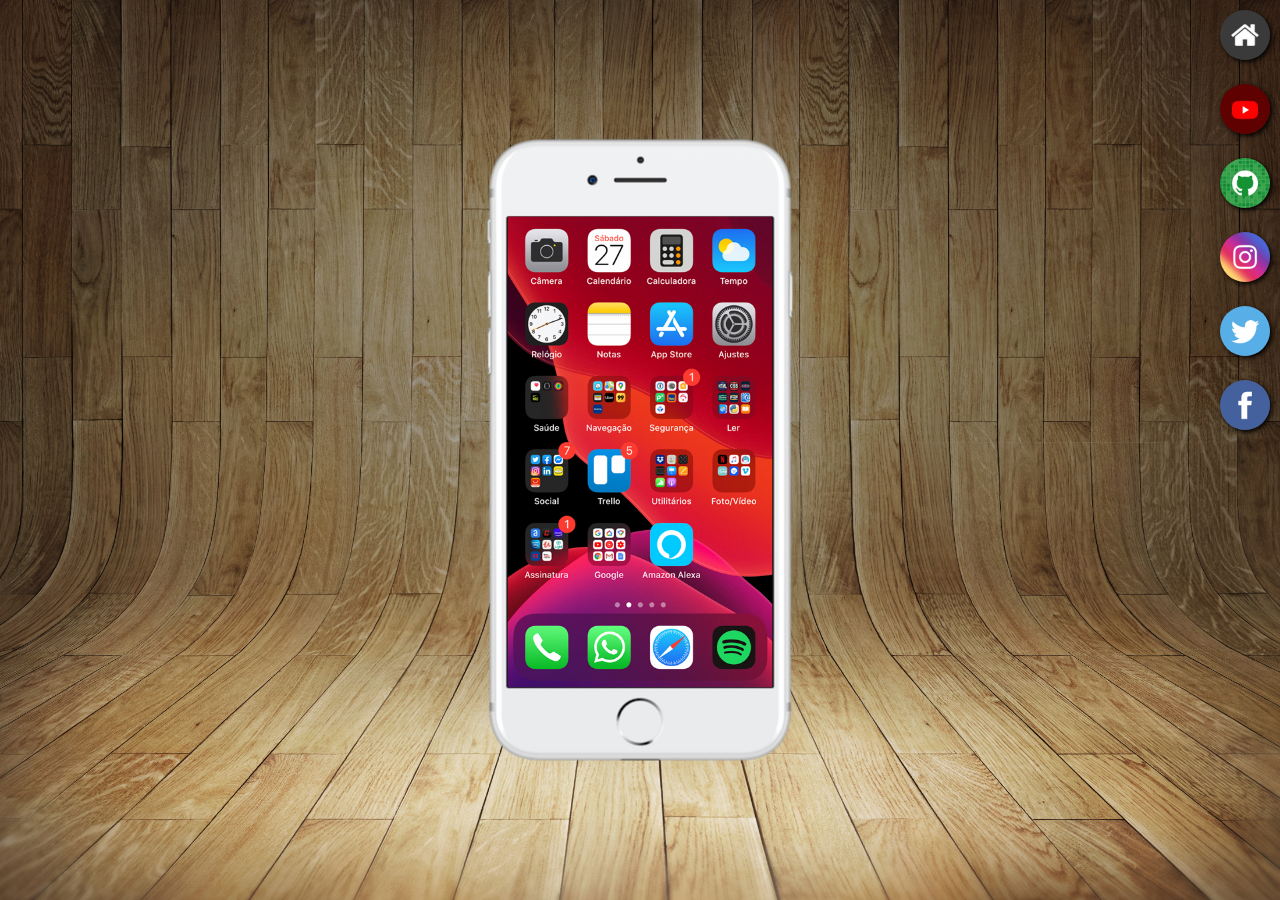
<file: index.html>
<!DOCTYPE html>
<html lang="en">
<head>
    <meta charset="UTF-8">
    <meta name="viewport" content="width=device-width, initial-scale=1.0">
    <title>Social media project</title>
    <link rel="shortcut icon" href="favicon.ico" type="image/x-icon">
    <link rel="stylesheet" href="styles/style.css">
</head>
<body>
    <main>
        <section id="telephone">
            <iframe src="home.html" name="screen" id="screen" frameborder="0"></iframe>
        </section>
        <section id="social-media">
            <a href="home.html" target="screen"><img src="imagens/logo-home.jpg" alt="Home"></a> <br>
            <a href="youtube.html" target="screen"><img src="imagens/logo-youtube.jpg" alt="YouTube"></a> <br>
            <a href="github.html" target="screen"><img src="imagens/logo-github.jpg" alt="GitHub"></a> <br>
            <a href="instagram.html" target="screen"><img src="imagens/logo-instagram.jpg" alt="Instagram"></a> <br>
            <a href="#" target="screen"><img src="imagens/logo-twitter.jpg" alt="Twitter"></a> <br>
            <a href="#" target="screen"><img src="imagens/logo-facebook.jpg" alt="Facebook"></a> <br>
        </section>
    </main>
</body>
</html>
</file>
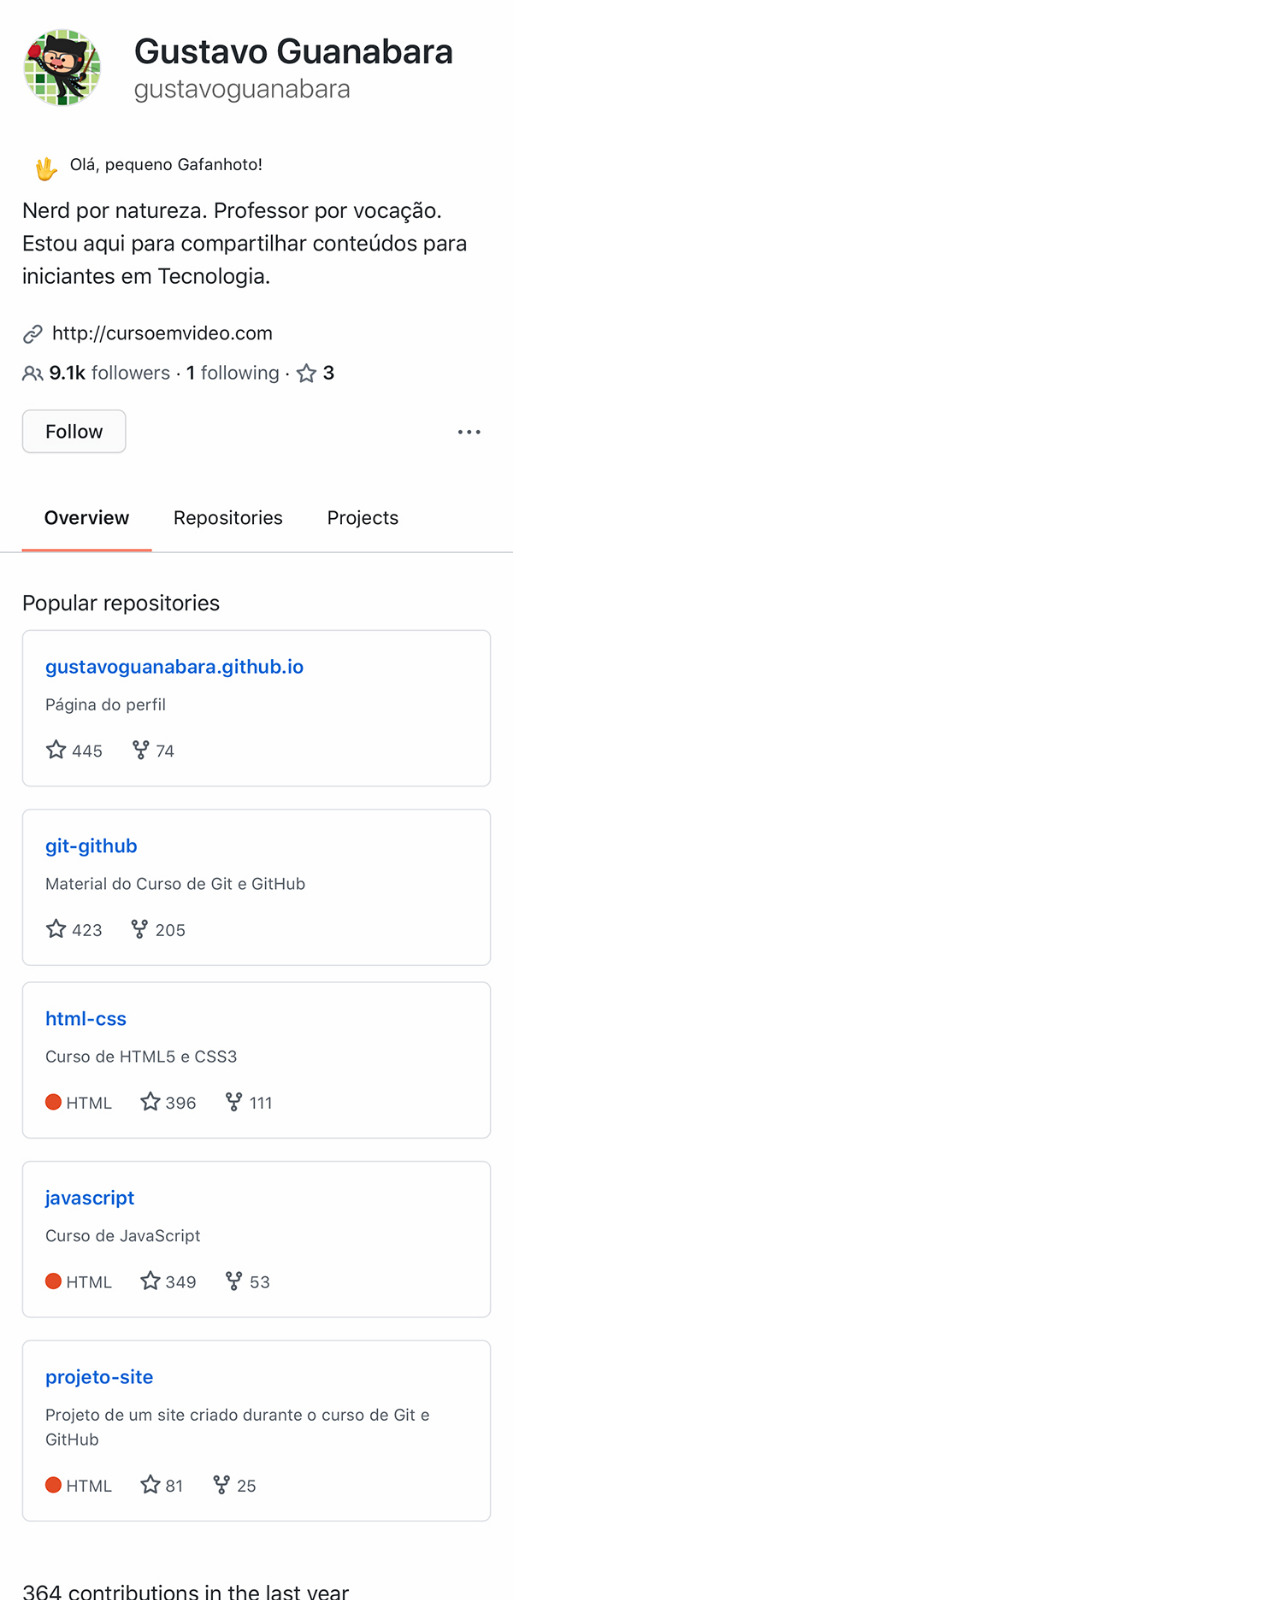
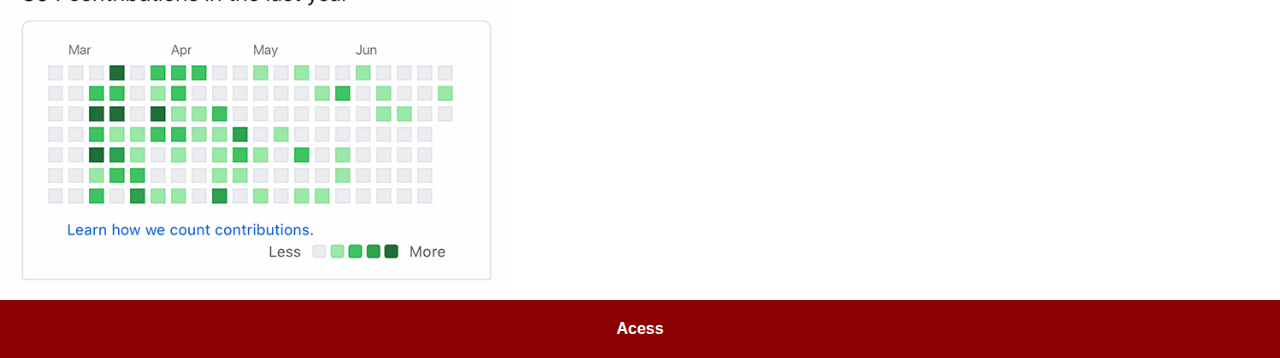
<file: github.html>
<!DOCTYPE html>
<html lang="en">
<head>
    <meta charset="UTF-8">
    <meta name="viewport" content="width=device-width, initial-scale=1.0">
    <title>GitHub</title>
    <link rel="stylesheet" href="styles/social-media.css">
</head>
<body>
    <img src="imagens/tela-github.jpg" alt="GitHub">
    <a href="https://github.com/gustavoguanabara/" target="_blank">Acess</a>
</body>
</html>
</file>
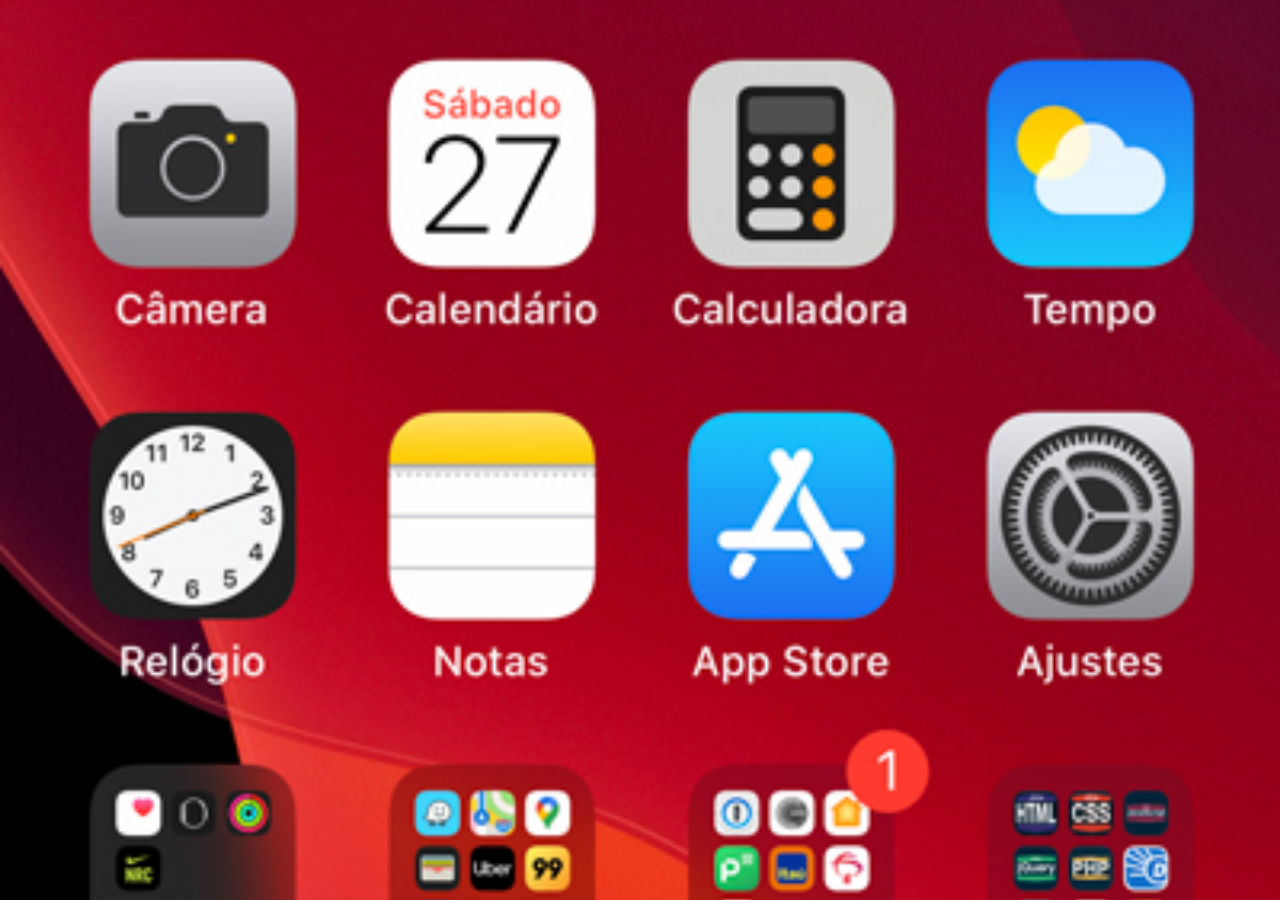
<file: home.html>
<!DOCTYPE html>
<html lang="en">
<head>
    <meta charset="UTF-8">
    <meta name="viewport" content="width=device-width, initial-scale=1.0">
    <title>Home</title>
</head>
<style>
    * {
        margin: 0px;
        padding: 0px;
    }
    body {
        width: 100vw;
        height: 100vh;
        background: black url('imagens/tela-home.jpg') no-repeat top center;
        background-size: cover;
    }
</style>
<body>
    
</body>
</html>
</file>
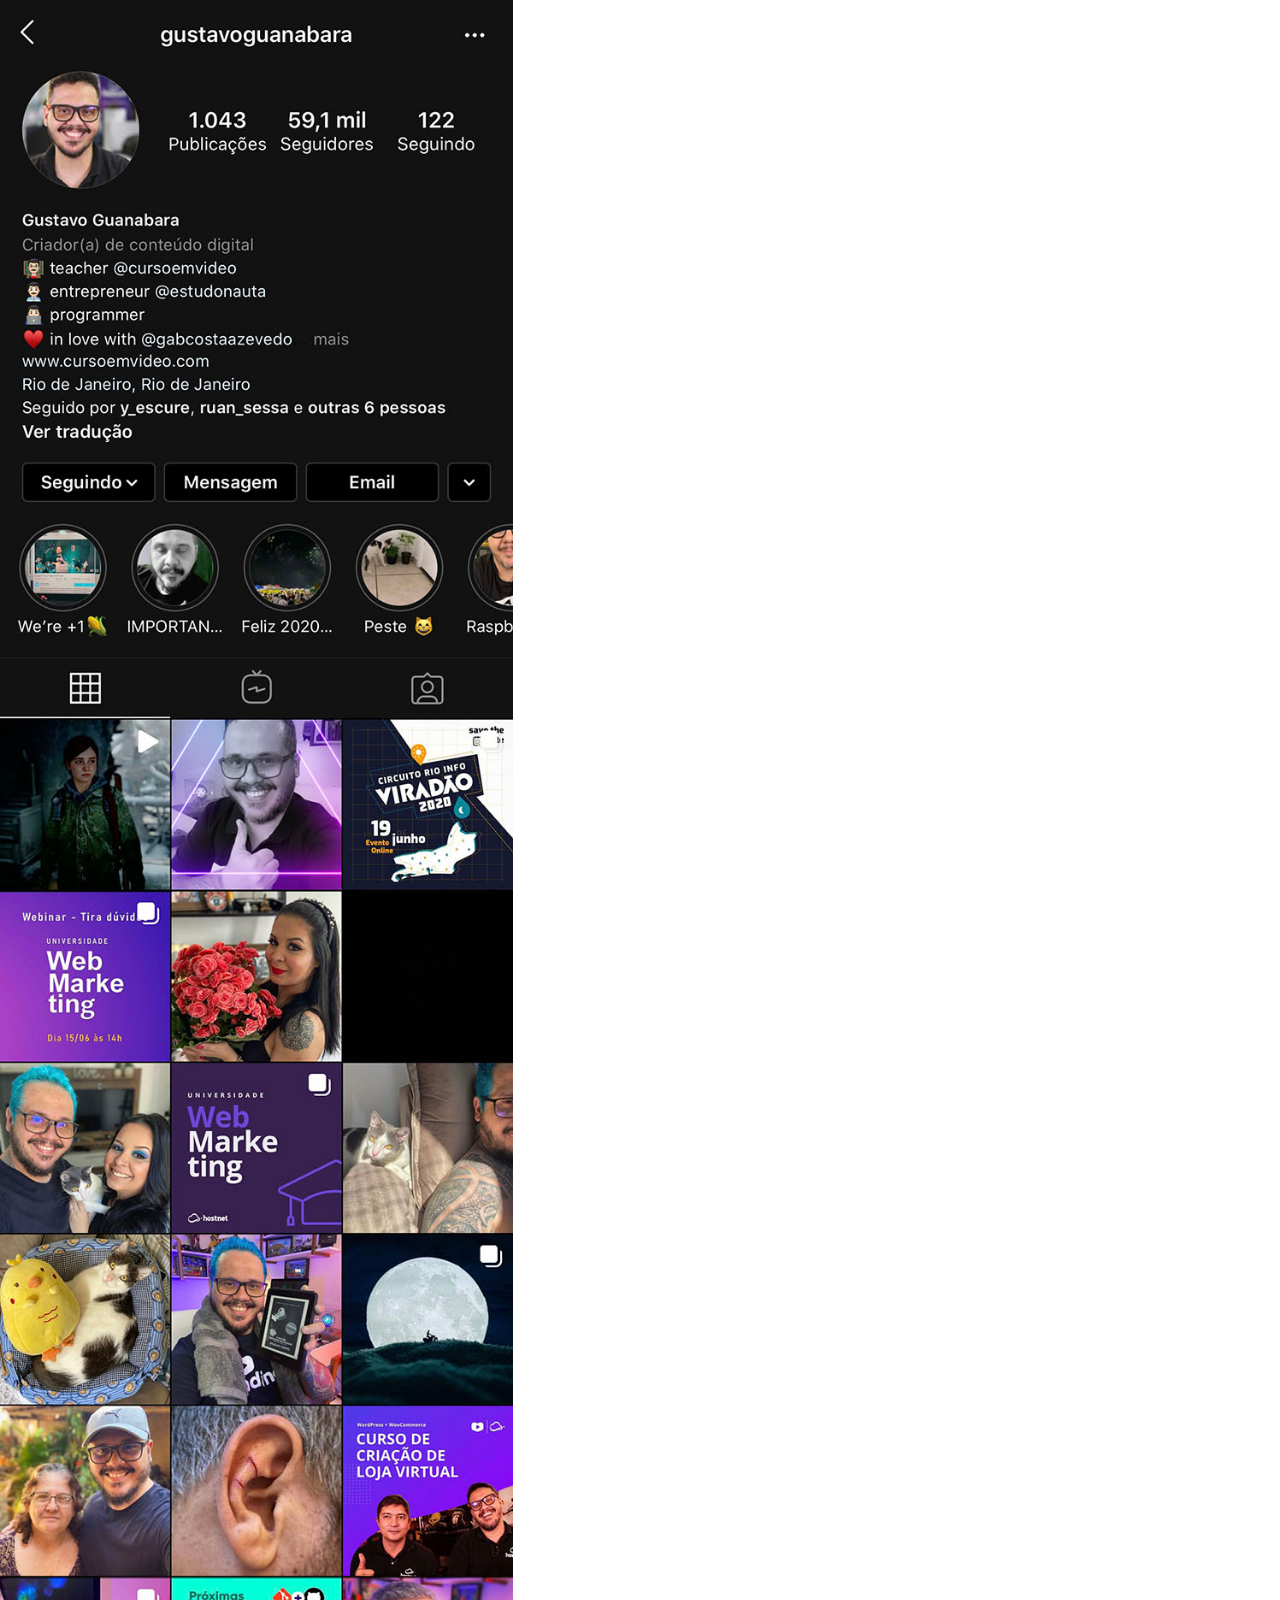
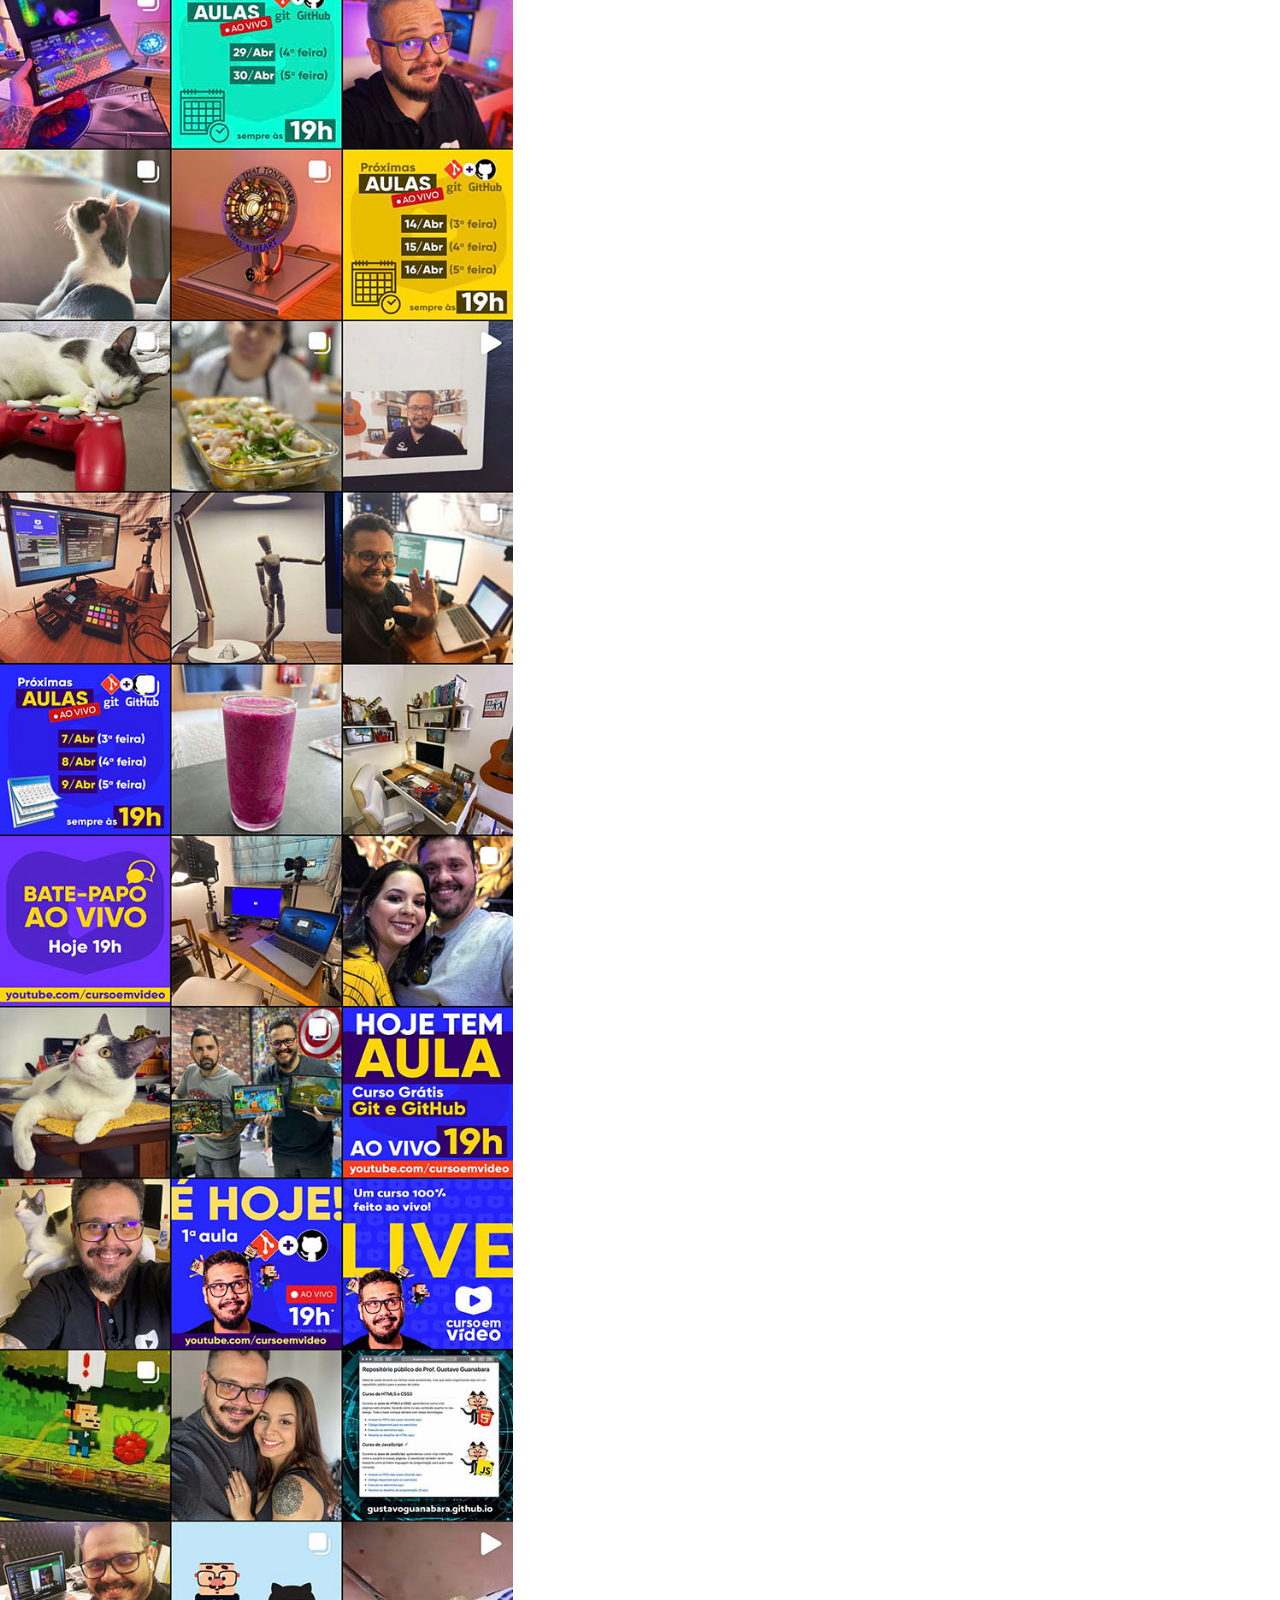
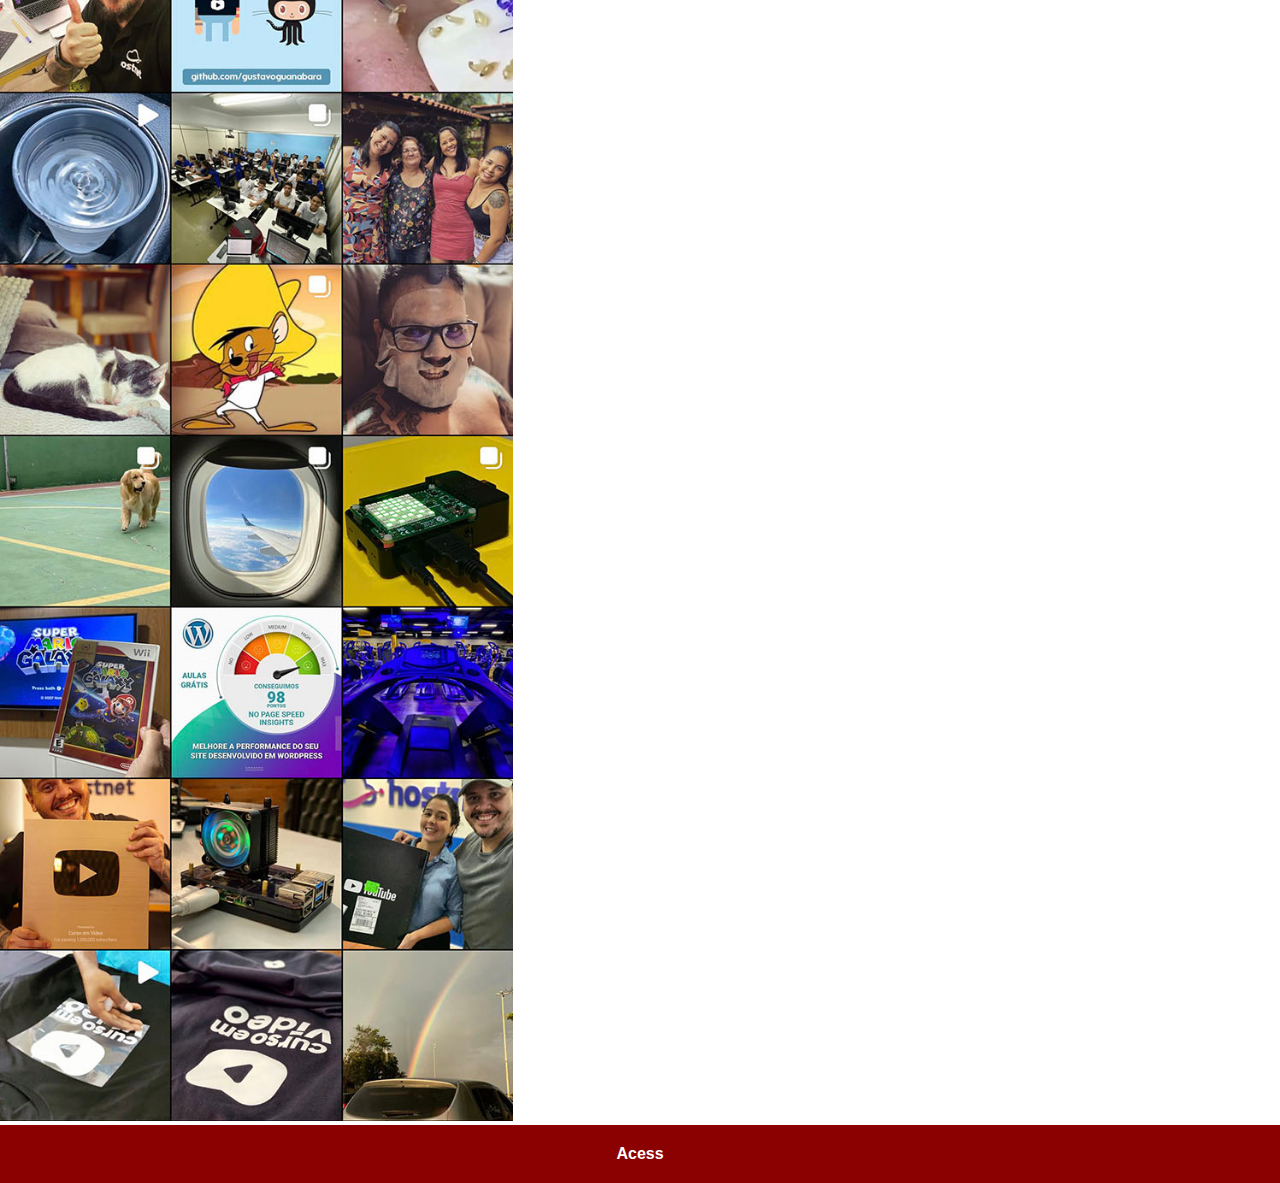
<file: instagram.html>
<!DOCTYPE html>
<html lang="en">
<head>
    <meta charset="UTF-8">
    <meta name="viewport" content="width=device-width, initial-scale=1.0">
    <title>Instagram</title>
    <link rel="stylesheet" href="styles/social-media.css">
</head>
<body>
    <img src="imagens/tela-instagram.jpg" alt="Instagram">
    <a href="https://www.instagram.com/gustavoguanabara/" target="_blank">Acess</a>
</body>
</html>
</file>
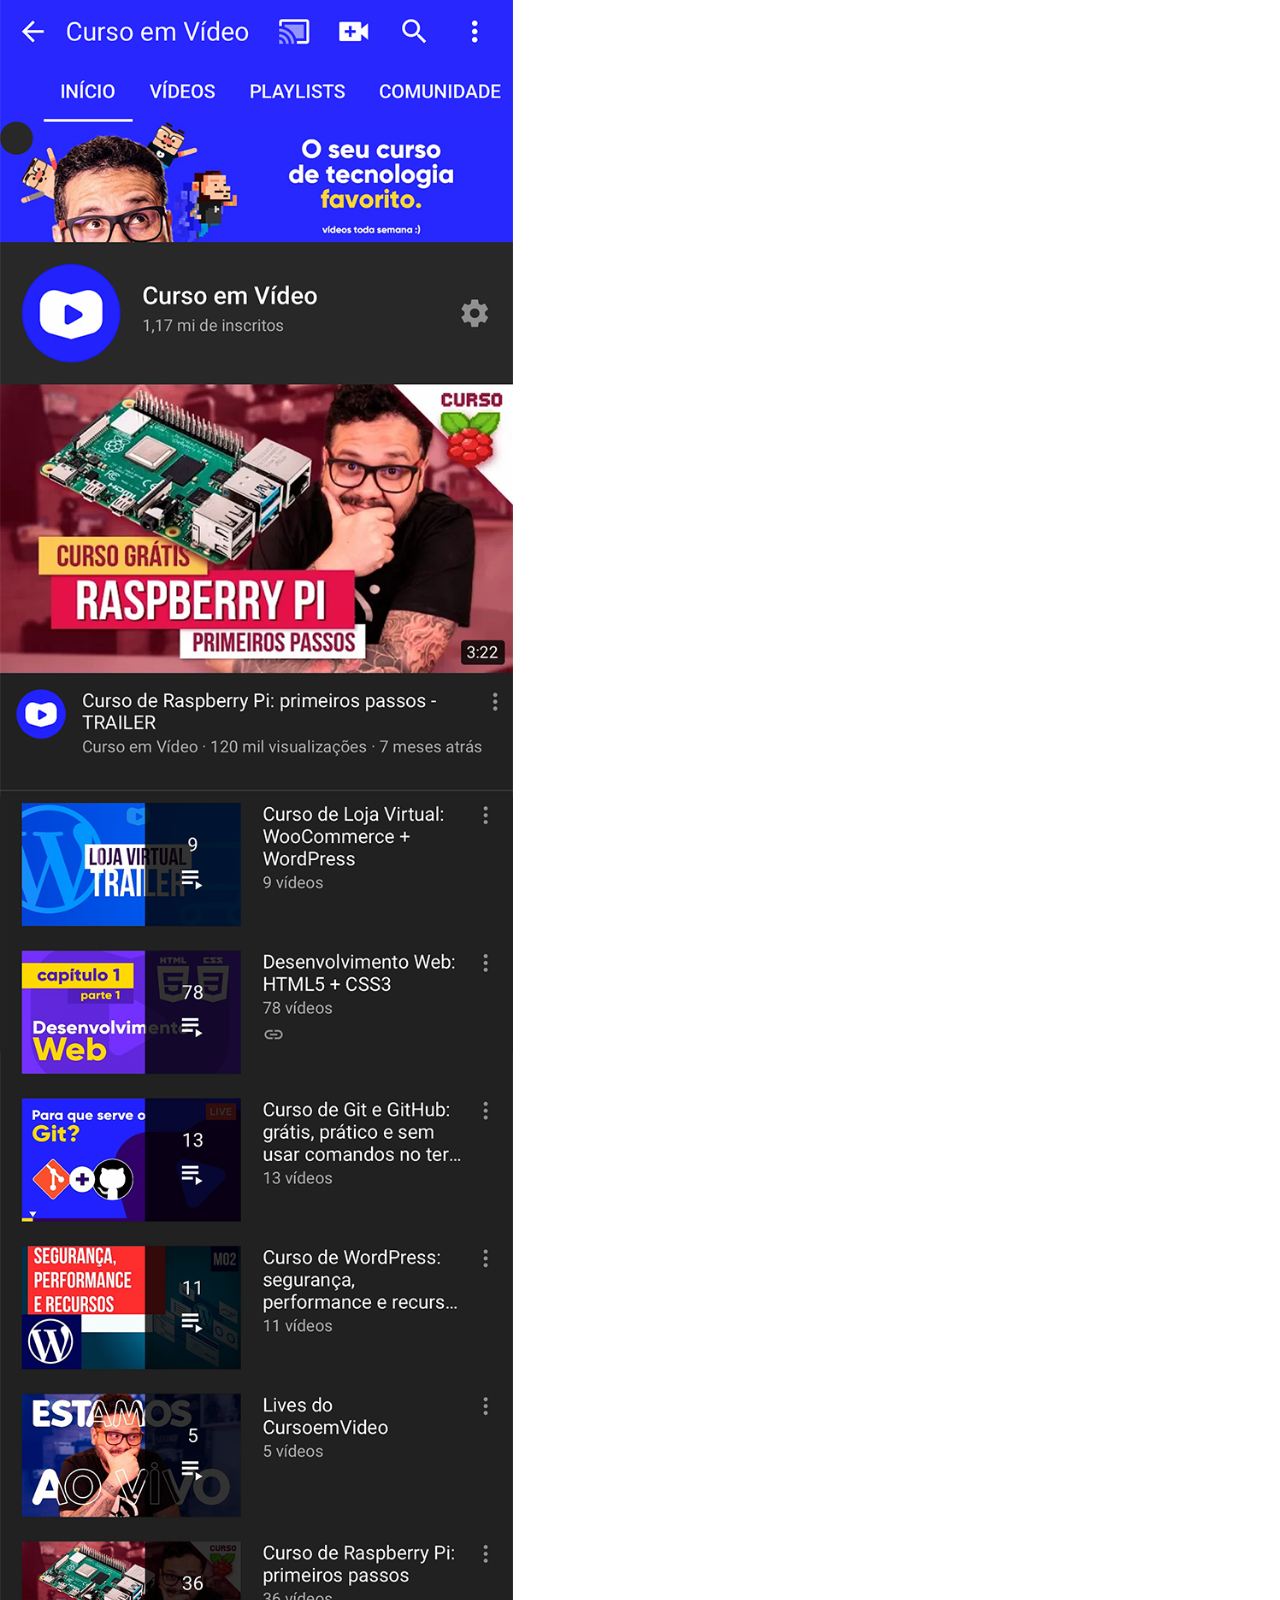
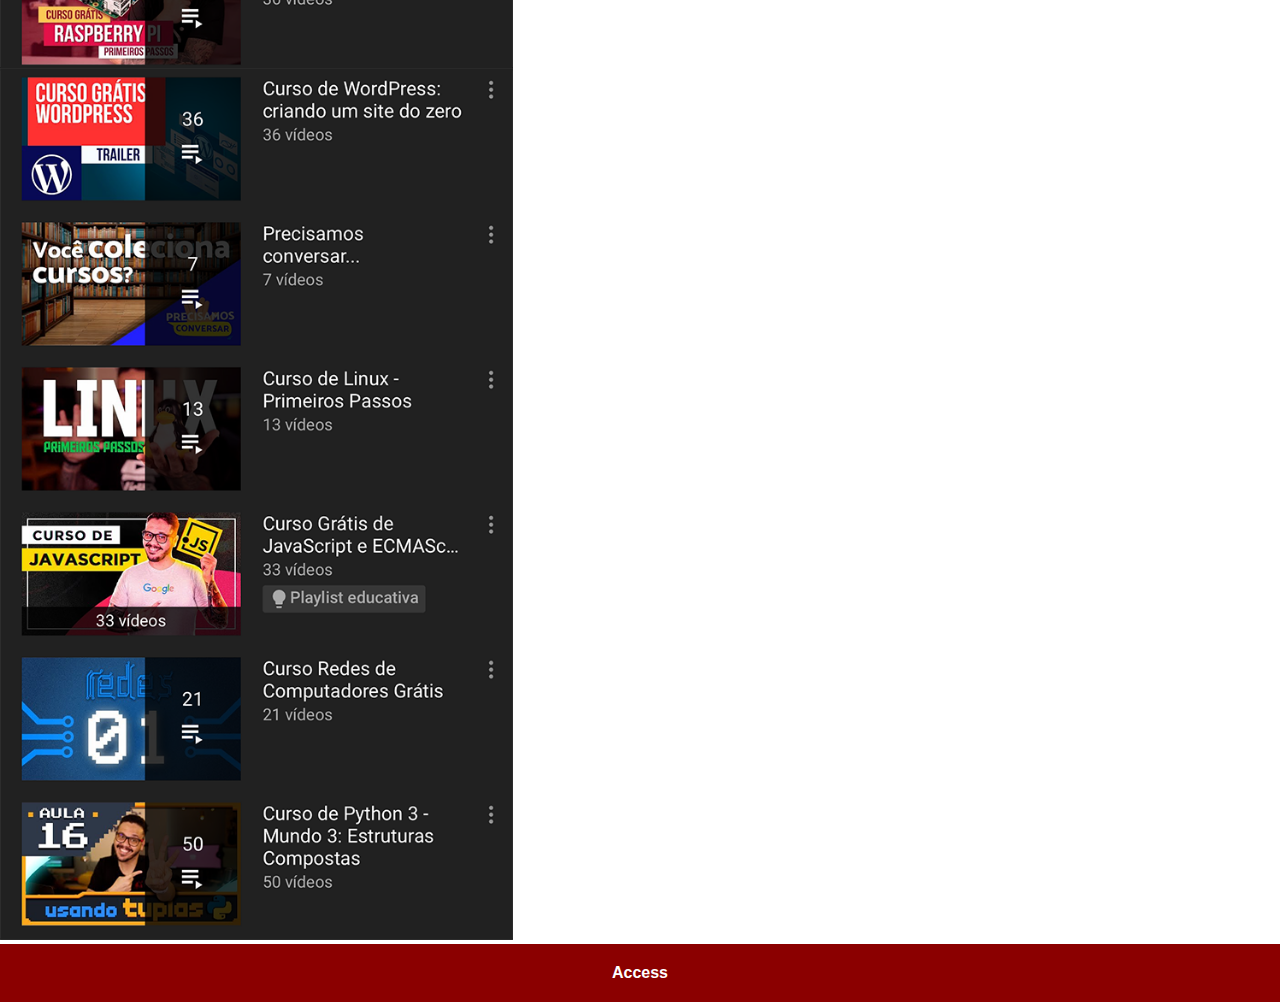
<file: youtube.html>
<!DOCTYPE html>
<html lang="en">
<head>
    <meta charset="UTF-8">
    <meta name="viewport" content="width=device-width, initial-scale=1.0">
    <title>Youtube</title>
    <link rel="stylesheet" href="styles/social-media.css">
</head>
<body>
    <img src="imagens/tela-youtube.png" alt="Youtube">
    <a href="https://www.youtube.com/user/cursoemvideo/playlists" target="_blank">Access</a>
</body>
</html>
</file>
<file: styles/style.css>
@charset "UTF-8";

* {
    margin: 0px;
    padding: 0px;
    font-family: Arial, Helvetica, sans-serif;
}
html, body {
    height: 100vh;
    width: 100vw;
    background-color: black;
}
body {
    background: url('../imagens/fundo-madeira.jpg') no-repeat top center;
    background-size: cover;
    background-attachment: fixed;
}
main {
    height: 100vh;
    position: relative;
}
section#telephone {
    height: 627px;
    width: 311px;

    position: absolute;
    top: 50%;
    left: 50%;
    transform: translate(-50%, -50%);
    background: url('../imagens/frame-iphone.png') no-repeat;
}
iframe#screen {
    position: relative;
    top: 80px;
    left: 23px;
    width: 265px;
    height: 471px;
}
section#social-media img {
    width: 50px;
    height: 50px;
    margin: 10px;
    border-radius: 50%;
    box-shadow: 2px 2px 5px black;
    box-sizing: border-box;
    transition: 1s;
}
section#social-media {
    text-align: right;
}
section#social-media img:hover {
    border: 2px solid rgba(255, 255, 255, 0.5);
}
</file>
<file: styles/social-media.css>
@charset "UTF-8";

* {
    margin: 0px;
    padding: 0px;
    font-family: Arial, Helvetica, sans-serif;
}
img {
    width: 57vh;
}
a {
    display: block;
    background-color: darkred;
    padding: 20px;
    text-align: center;
    font-weight: bolder;
    text-decoration: none;
    color: white;
}
::-webkit-scrollbar {
    width: 0px;
    height: 0px;
}
a:hover {
    background-color: red;
}
</file>
